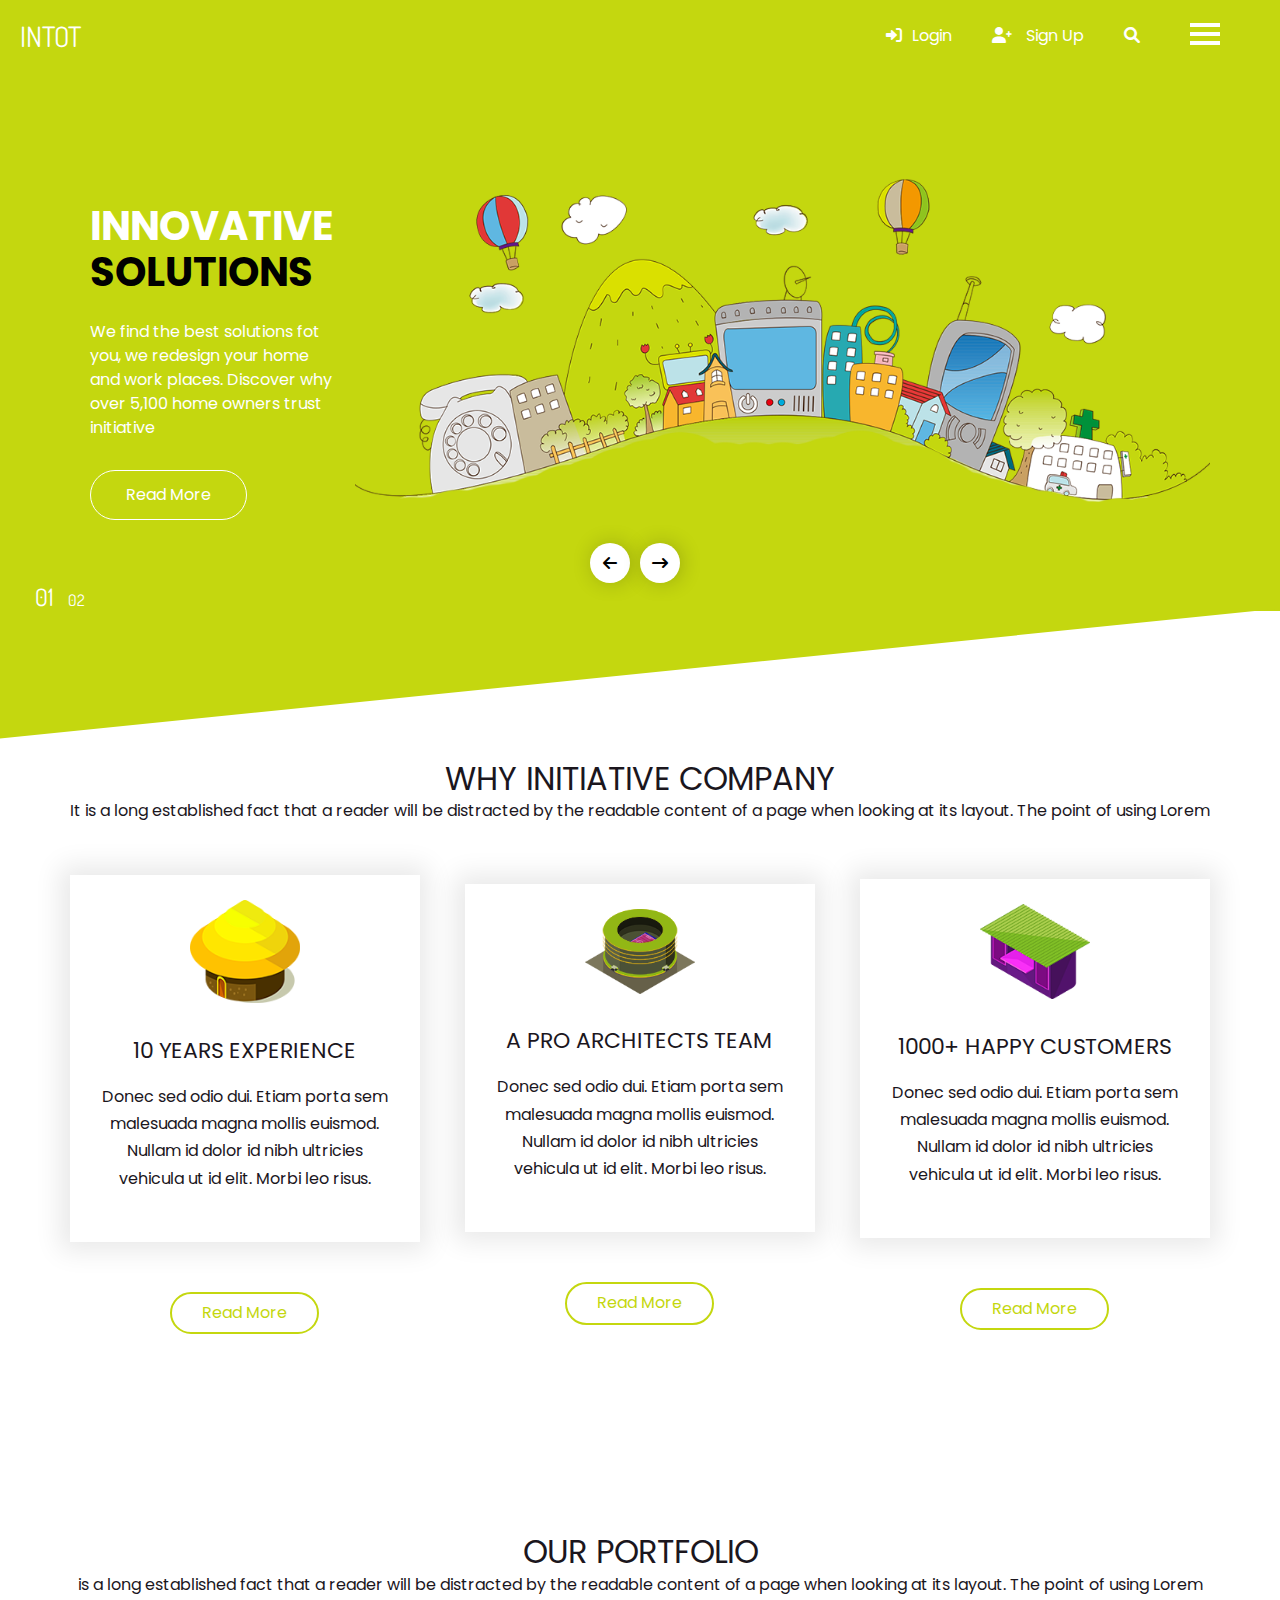
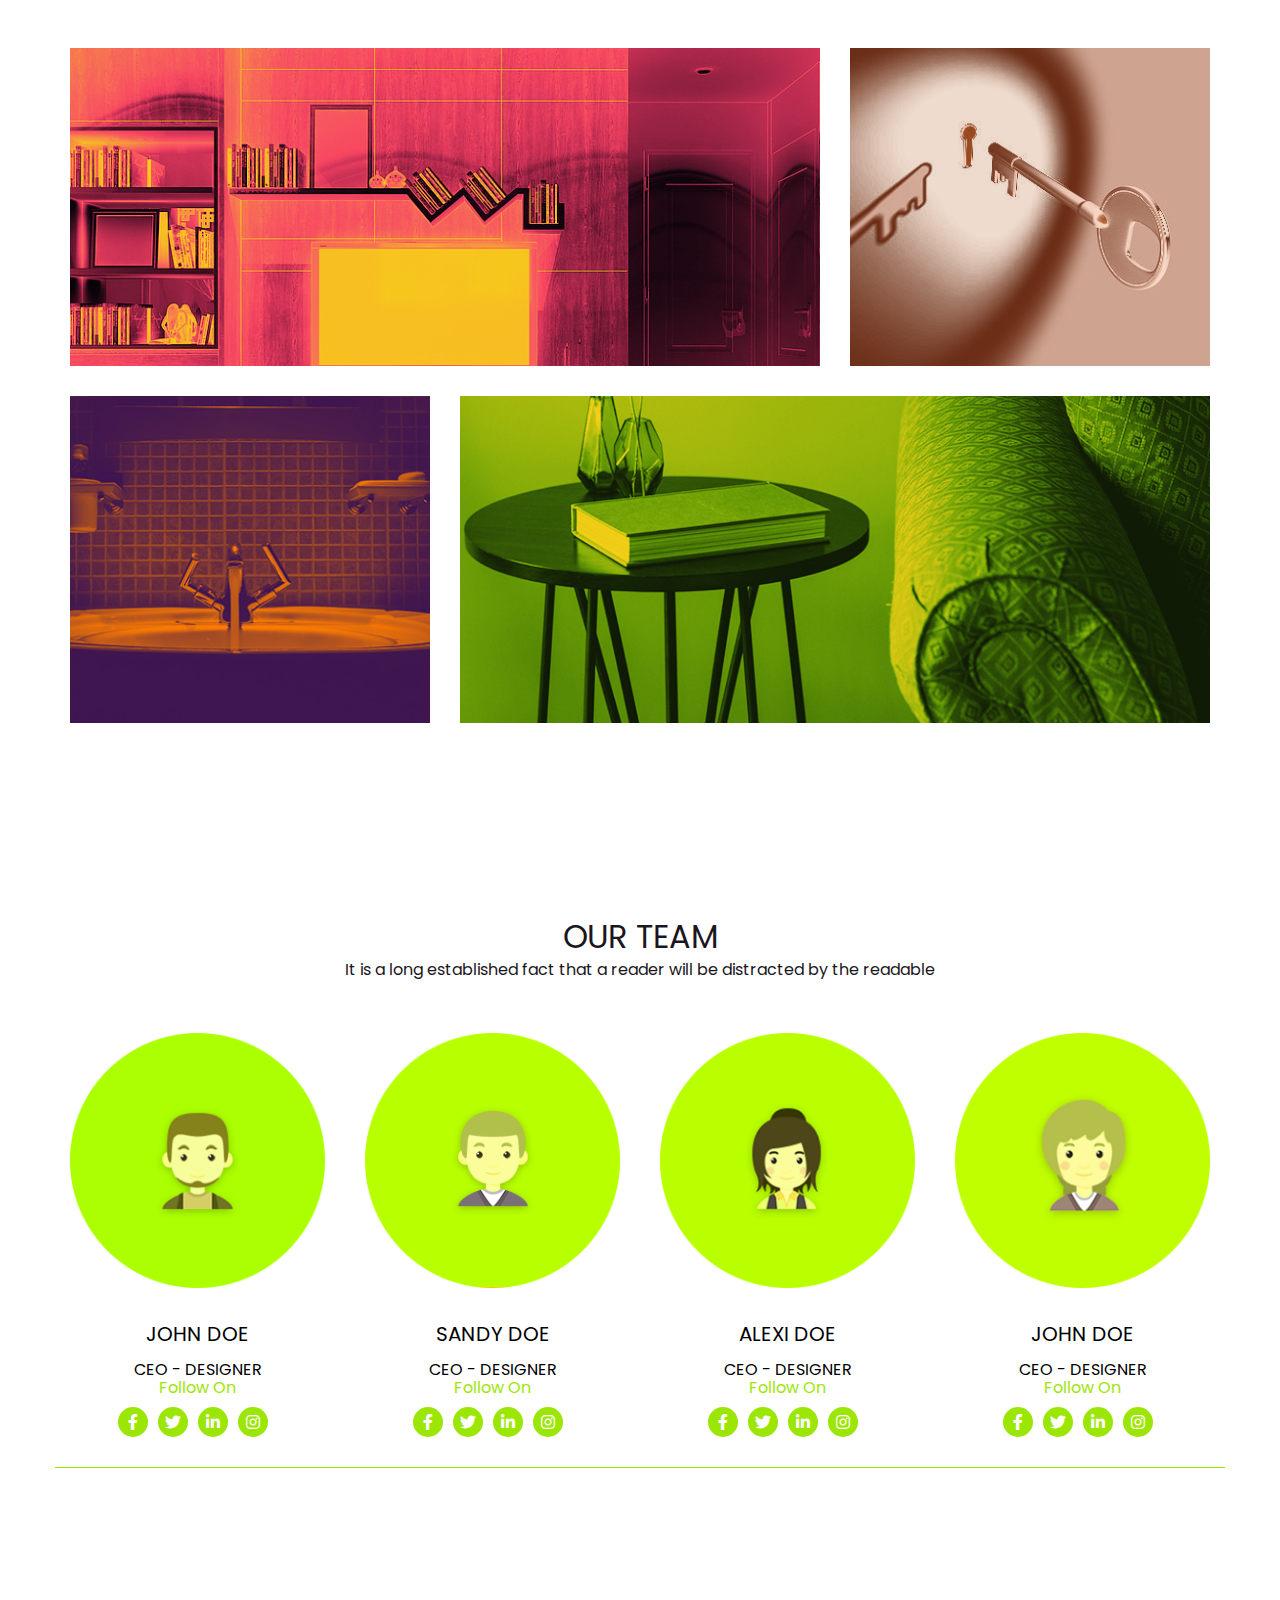
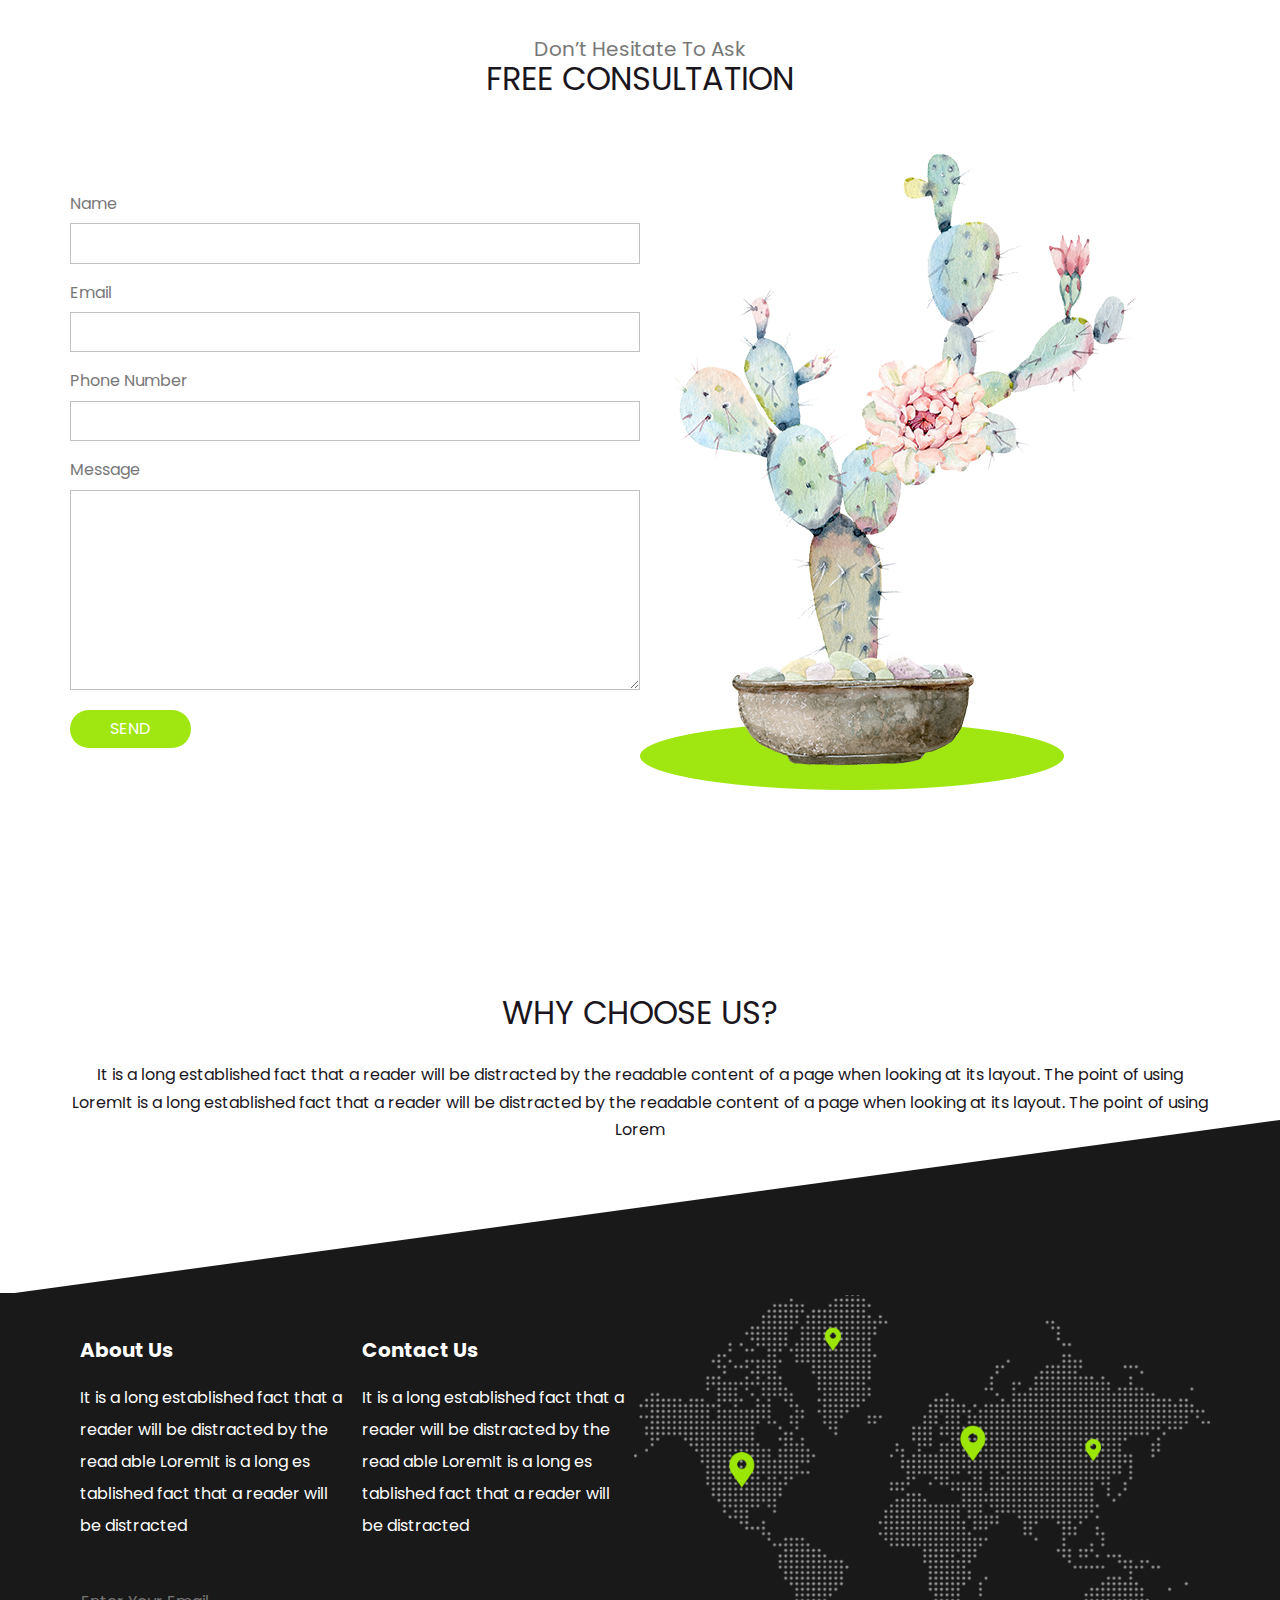
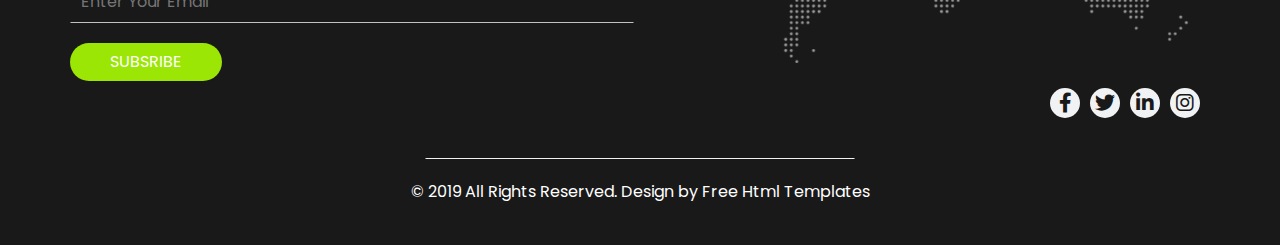
<file: index.html>
<!DOCTYPE html>
<html lang="en">

<head>
    <meta charset="UTF-8">
    <meta http-equiv="X-UA-Compatible" content="IE=edge">
    <meta name="viewport" content="width=device-width, initial-scale=1.0">
    <title>INTOT</title>
    <!-- Main CSS File -->
    <link rel="stylesheet" href="./css/main.css">
    <!-- Normalize File -->
    <link rel="stylesheet" href="./css/normalize.css">
    <!-- Font Awesome Lib -->
    <link rel="stylesheet" href="./css/all.min.css">
    <!-- Google Fonts -->
    <link rel="preconnect" href="https://fonts.googleapis.com">
    <link rel="preconnect" href="https://fonts.gstatic.com" crossorigin>
    <link href="https://fonts.googleapis.com/css2?family=Poppins:wght@100;200;300;400;500;600;700;800;900&display=swap"
        rel="stylesheet">
    <link href="https://fonts.googleapis.com/css2?family=Dosis&display=swap" rel="stylesheet">
    <!-- Tab Icon -->
    <link rel="shortcut icon" type="image/png" href="./photos/Tab-icon.png">
</head>

<body>
    <!-- Start Header -->
    <header>
        <div class="logo">
            <a href="./index.html">INTOT</a>
        </div>
        <nav>
            <div><i class="fa-solid fa-right-to-bracket"></i><span>Login</span></div>
            <div><i class="fa-solid fa-user-plus"></i> Sign Up</div>
            <div><i class="fa-solid fa-magnifying-glass"></i></div>
            <div>
                <span></span>
                <span></span>
                <span></span>
                <ul>
                    <li><a href="./index.html">Home</a></li>
                    <li><a href="./team.html">Team</a></li>
                    <li><a href="./portfolio.html">Portfolio</a></li>
                    <li><a href="./contact.html">Contact Us</a></li>
                </ul>
            </div>
        </nav>
    </header>
    <!-- End Header -->
    <!-- Start Landing -->
    <div class="landing">
        <div class="container">
            <div class="content">
                <div class="text">
                    <h1>INNOVATIVE <span>SOLUTIONS</span></h1>
                    <p>We find the best solutions fot you, we redesign your home and work places. Discover why over
                        5,100 home owners trust initiative </p>
                    <a href="#">read more</a>
                </div>
                <div class="image">
                    <img src="./photos/slider-img.png" alt="photo">
                </div>
                <div class="arrows">
                    <div class="arrow">
                        <i class="fa-solid fa-arrow-left"></i>
                    </div>
                    <div class="arrow">
                        <i class="fa-solid fa-arrow-right-long"></i>
                    </div>
                </div>
            </div>
            <div class="number">
                <span>01</span>
                <span>02</span>
            </div>
        </div>
    </div>
    <!-- End Landing -->
    <!-- Start About -->
    <div class="about">
        <div class="container">
            <div class="main-title">
                <h2>WHY INITIATIVE COMPANY</h2>
                <p>It is a long established fact that a reader will be distracted by the readable content of a page when
                    looking at its layout. The point of using Lorem</p>
            </div>
            <div class="cont">
                <div class="main-card">
                    <div class="card">
                        <div class="image">
                            <img src="./photos/card-img-1.png" alt="photo">
                        </div>
                        <h4>10 YEARS EXPERIENCE</h4>
                        <p>Donec sed odio dui. Etiam porta sem malesuada magna mollis euismod. Nullam id dolor id nibh
                            ultricies vehicula ut id elit. Morbi leo risus.</p>
                    </div>
                    <a href="#">Read More</a>
                </div>
                <div class="main-card">
                    <div class="card">
                        <div class="image">
                            <img src="./photos/card-img-2.png" alt="photo">
                        </div>
                        <h4>A PRO ARCHITECTS TEAM</h4>
                        <p>Donec sed odio dui. Etiam porta sem malesuada magna mollis euismod. Nullam id dolor id nibh
                            ultricies vehicula ut id elit. Morbi leo risus.</p>
                    </div>
                    <a href="#">Read More</a>
                </div>
                <div class="main-card">
                    <div class="card">
                        <div class="image">
                            <img src="./photos/card-img-3.png" alt="photo">
                        </div>
                        <h4>1000+ HAPPY CUSTOMERS</h4>
                        <p>Donec sed odio dui. Etiam porta sem malesuada magna mollis euismod. Nullam id dolor id nibh
                            ultricies vehicula ut id elit. Morbi leo risus.</p>
                    </div>
                    <a href="#">Read More</a>
                </div>
            </div>
        </div>
    </div>
    <!-- End About -->
    <!-- Start Portfolio -->
    <div class="protfolio">
        <div class="container">
            <div class="main-title">
                <h2>OUR PORTFOLIO</h2>
                <p> is a long established fact that a reader will be distracted by the readable content of a page when
                    looking at its layout. The point of using Lorem</p>
            </div>
            <div class="port-content">
                <div class="two-col">
                    <img src="./photos/portfolio-img-1.png" alt="photo">
                </div>
                <div class="image">
                    <img src="./photos/portfolio-img-2.jpg" alt="photo">
                </div>
                <div class="image">
                    <img src="./photos/portfolio-img-3.png" alt="photo">
                </div>
                <div class="two-col">
                    <img src="./photos/portfolio-img-4.png" alt="photo">
                </div>
            </div>
        </div>
    </div>
    <!-- End Portfolio -->
    <!-- Start Team -->
    <div class="team">
        <div class="container">
            <div class="main-title">
                <h2>OUR TEAM</h2>
                <p>It is a long established fact that a reader will be distracted by the readable</p>
            </div>
            <div class="team-cont">
                <div class="member">
                    <div class="img">
                        <img src="./photos/team-1.png" alt="photo">
                        <h5>JOHN DOE</h5>
                        <p>CEO - DESIGNER</p>
                        <h6>Follow On</h6>
                        <div class="socials">
                            <div class="icon"><i class="fa-brands fa-facebook-f"></i></div>
                            <div class="icon"><i class="fa-brands fa-twitter"></i></div>
                            <div class="icon"><i class="fa-brands fa-linkedin-in"></i></div>
                            <div class="icon"><i class="fa-brands fa-instagram"></i></div>
                        </div>
                    </div>
                </div>
                <div class="member">
                    <div class="img">
                        <img src="./photos/team-2.png" alt="photo">
                        <h5>SANDY DOE</h5>
                        <p>CEO - DESIGNER</p>
                        <h6>Follow On</h6>
                        <div class="socials">
                            <div class="icon"><i class="fa-brands fa-facebook-f"></i></div>
                            <div class="icon"><i class="fa-brands fa-twitter"></i></div>
                            <div class="icon"><i class="fa-brands fa-linkedin-in"></i></div>
                            <div class="icon"><i class="fa-brands fa-instagram"></i></div>
                        </div>
                    </div>
                </div>
                <div class="member">
                    <div class="img">
                        <img src="./photos/team-3.png" alt="photo">
                        <h5>ALEXI DOE</h5>
                        <p>CEO - DESIGNER</p>
                        <h6>Follow On</h6>
                        <div class="socials">
                            <div class="icon"><i class="fa-brands fa-facebook-f"></i></div>
                            <div class="icon"><i class="fa-brands fa-twitter"></i></div>
                            <div class="icon"><i class="fa-brands fa-linkedin-in"></i></div>
                            <div class="icon"><i class="fa-brands fa-instagram"></i></div>
                        </div>
                    </div>
                </div>
                <div class="member">
                    <div class="img">
                        <img src="./photos/team-4.png" alt="photo">
                        <h5>JOHN DOE</h5>
                        <p>CEO - DESIGNER</p>
                        <h6>Follow On</h6>
                        <div class="socials">
                            <div class="icon"><i class="fa-brands fa-facebook-f"></i></div>
                            <div class="icon"><i class="fa-brands fa-twitter"></i></div>
                            <div class="icon"><i class="fa-brands fa-linkedin-in"></i></div>
                            <div class="icon"><i class="fa-brands fa-instagram"></i></div>
                        </div>
                    </div>
                </div>
            </div>
        </div>
    </div>
    <!-- End Team -->
    <!-- Start Contact -->
    <div class="contact">
        <div class="container">
            <div class="title">
                <p>Don’t Hesitate To Ask</p>
                <h2>FREE CONSULTATION</h2>
            </div>
            <div class="cont">
                <form action="">
                    <label for="">Name</label>
                    <input type="text">
                    <label for="">Email</label>
                    <input type="email">
                    <label for="">Phone Number</label>
                    <input type="tel">
                    <label for="">Message</label>
                    <textarea></textarea>
                    <button>send</button>
                </form>
                <div class="image">
                    <img src="./photos/form-img.png" alt="photo">
                </div>
            </div>
        </div>
    </div>
    <!-- End Contact -->
    <!-- Start Choose us -->
    <div class="choose">
        <div class="container">
            <div class="main-title">
                <h2>WHY CHOOSE US?</h2>
                <p>It is a long established fact that a reader will be distracted by the readable content of a page when
                    looking at its layout. The point of using LoremIt is a long established fact that a reader will be
                    distracted by the readable content of a page when looking at its layout. The point of using Lorem
                </p>
            </div>
        </div>
    </div>
    <!-- End Choose us -->
    <!-- Start Footer -->
    <footer>
        <div class="container">
            <div class="up-section">
                <div class="text">
                    <div class="prag">
                        <div>
                            <h5>About Us</h5>
                            <p>It is a long established
                                fact that a reader will be
                                distracted by the read
                                able LoremIt is a long es
                                tablished fact that a
                                reader will be distracted</p>
                        </div>
                        <div>
                            <h5>Contact Us</h5>
                            <p>It is a long established
                                fact that a reader will be
                                distracted by the read
                                able LoremIt is a long es
                                tablished fact that a
                                reader will be distracted</p>
                        </div>
                    </div>
                    <input type="email" placeholder="Enter Your Email">
                    <button>subsribe</button>
                </div>
                <div class="image">
                    <img src="./photos/map.png" alt="map">
                    <div class="socials">
                        <div class="icon"><i class="fa-brands fa-facebook-f"></i></div>
                        <div class="icon"><i class="fa-brands fa-twitter"></i></div>
                        <div class="icon"><i class="fa-brands fa-linkedin-in"></i></div>
                        <div class="icon"><i class="fa-brands fa-instagram"></i></div>
                    </div>
                </div>
            </div>
            <div class="down-section">
                <p>© 2019 All Rights Reserved. Design by Free Html Templates</p>
            </div>
        </div>
    </footer>
    <!-- End Footer -->
</body>

</html>
</file>
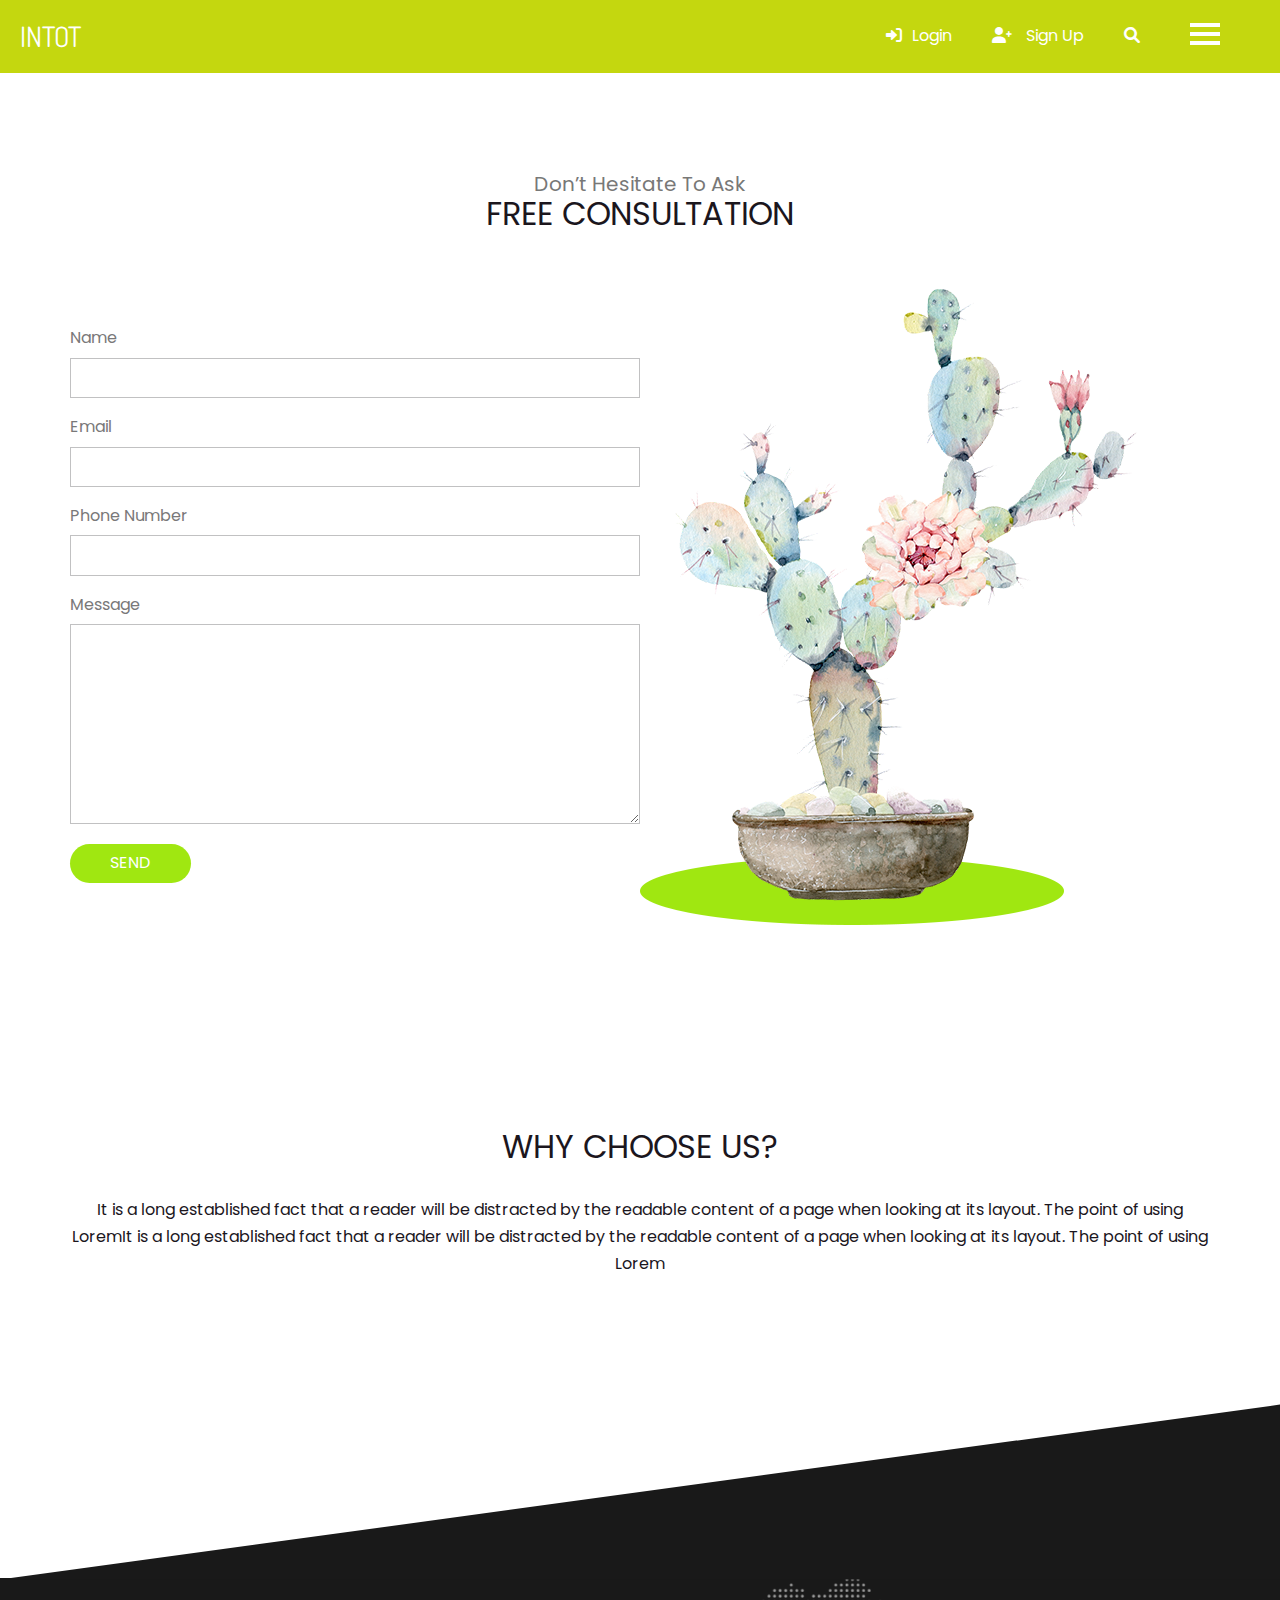
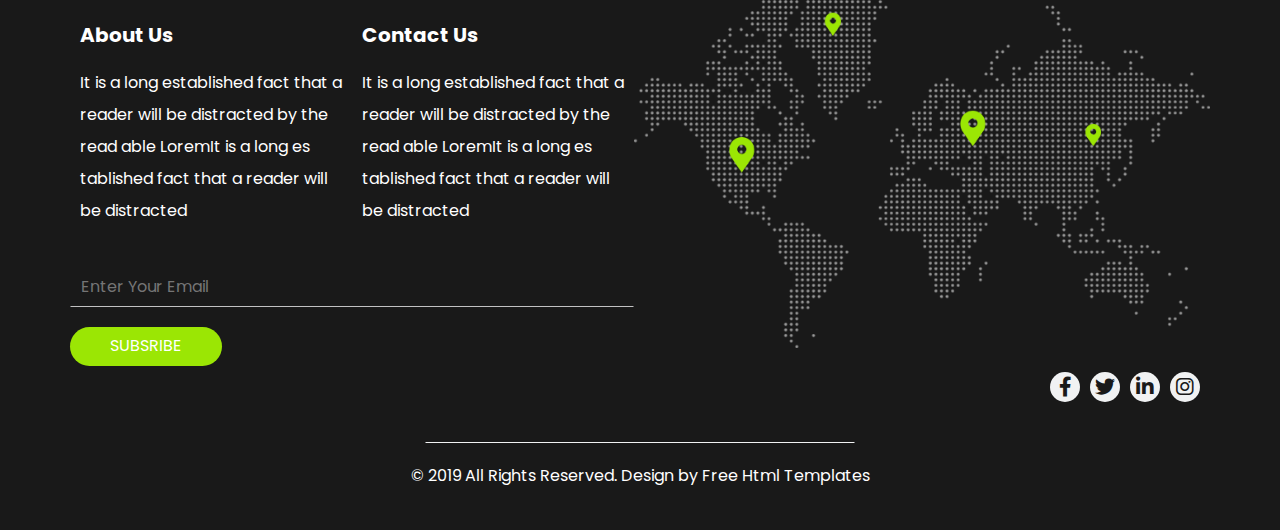
<file: contact.html>
<!DOCTYPE html>
<html lang="en">

<head>
    <meta charset="UTF-8">
    <meta http-equiv="X-UA-Compatible" content="IE=edge">
    <meta name="viewport" content="width=device-width, initial-scale=1.0">
    <title>INTOT</title>
    <!-- Main CSS File -->
    <link rel="stylesheet" href="./css/main.css">
    <!-- Normalize File -->
    <link rel="stylesheet" href="./css/normalize.css">
    <!-- Font Awesome Lib -->
    <link rel="stylesheet" href="./css/all.min.css">
    <!-- Google Fonts -->
    <link rel="preconnect" href="https://fonts.googleapis.com">
    <link rel="preconnect" href="https://fonts.gstatic.com" crossorigin>
    <link href="https://fonts.googleapis.com/css2?family=Poppins:wght@100;200;300;400;500;600;700;800;900&display=swap"
        rel="stylesheet">
    <link href="https://fonts.googleapis.com/css2?family=Dosis&display=swap" rel="stylesheet">
    <!-- Tab Icon -->
    <link rel="shortcut icon" type="image/png" href="./photos/Tab-icon.png">
</head>

<body>
    <!-- Start Header -->
    <header>
        <div class="logo">
            <a href="./index.html">INTOT</a>
        </div>
        <nav>
            <div><i class="fa-solid fa-right-to-bracket"></i><span>Login</span></div>
            <div><i class="fa-solid fa-user-plus"></i> Sign Up</div>
            <div><i class="fa-solid fa-magnifying-glass"></i></div>
            <div>
                <span></span>
                <span></span>
                <span></span>
                <ul>
                    <li><a href="./index.html">Home</a></li>
                    <li><a href="./team.html">Team</a></li>
                    <li><a href="./portfolio.html">Portfolio</a></li>
                    <li><a href="./contact.html">Contact Us</a></li>
                </ul>
            </div>
        </nav>
    </header>
    <!-- End Header -->
    <!-- Start Contact -->
    <div class="contact">
        <div class="container">
            <div class="title">
                <p>Don’t Hesitate To Ask</p>
                <h2>FREE CONSULTATION</h2>
            </div>
            <div class="cont">
                <form action="">
                    <label for="">Name</label>
                    <input type="text">
                    <label for="">Email</label>
                    <input type="email">
                    <label for="">Phone Number</label>
                    <input type="tel">
                    <label for="">Message</label>
                    <textarea></textarea>
                    <button>send</button>
                </form>
                <div class="image">
                    <img src="./photos/form-img.png" alt="photo">
                </div>
            </div>
        </div>
    </div>
    <!-- End Contact -->
    <!-- Start Choose us -->
    <div class="choose">
        <div class="container">
            <div class="main-title">
                <h2>WHY CHOOSE US?</h2>
                <p>It is a long established fact that a reader will be distracted by the readable content of a page when
                    looking at its layout. The point of using LoremIt is a long established fact that a reader will be
                    distracted by the readable content of a page when looking at its layout. The point of using Lorem
                </p>
            </div>
        </div>
    </div>
    <!-- End Choose us -->
    <!-- Start Footer -->
    <footer class="sub-page">
        <div class="container">
            <div class="up-section">
                <div class="text">
                    <div class="prag">
                        <div>
                            <h5>About Us</h5>
                            <p>It is a long established
                                fact that a reader will be
                                distracted by the read
                                able LoremIt is a long es
                                tablished fact that a
                                reader will be distracted</p>
                        </div>
                        <div>
                            <h5>Contact Us</h5>
                            <p>It is a long established
                                fact that a reader will be
                                distracted by the read
                                able LoremIt is a long es
                                tablished fact that a
                                reader will be distracted</p>
                        </div>
                    </div>
                    <input type="email" placeholder="Enter Your Email">
                    <button>subsribe</button>
                </div>
                <div class="image">
                    <img src="./photos/map.png" alt="map">
                    <div class="socials">
                        <div class="icon"><i class="fa-brands fa-facebook-f"></i></div>
                        <div class="icon"><i class="fa-brands fa-twitter"></i></div>
                        <div class="icon"><i class="fa-brands fa-linkedin-in"></i></div>
                        <div class="icon"><i class="fa-brands fa-instagram"></i></div>
                    </div>
                </div>
            </div>
            <div class="down-section">
                <p>© 2019 All Rights Reserved. Design by Free Html Templates</p>
            </div>
        </div>
    </footer>
    <!-- End Footer -->
</body>

</html>
</file>
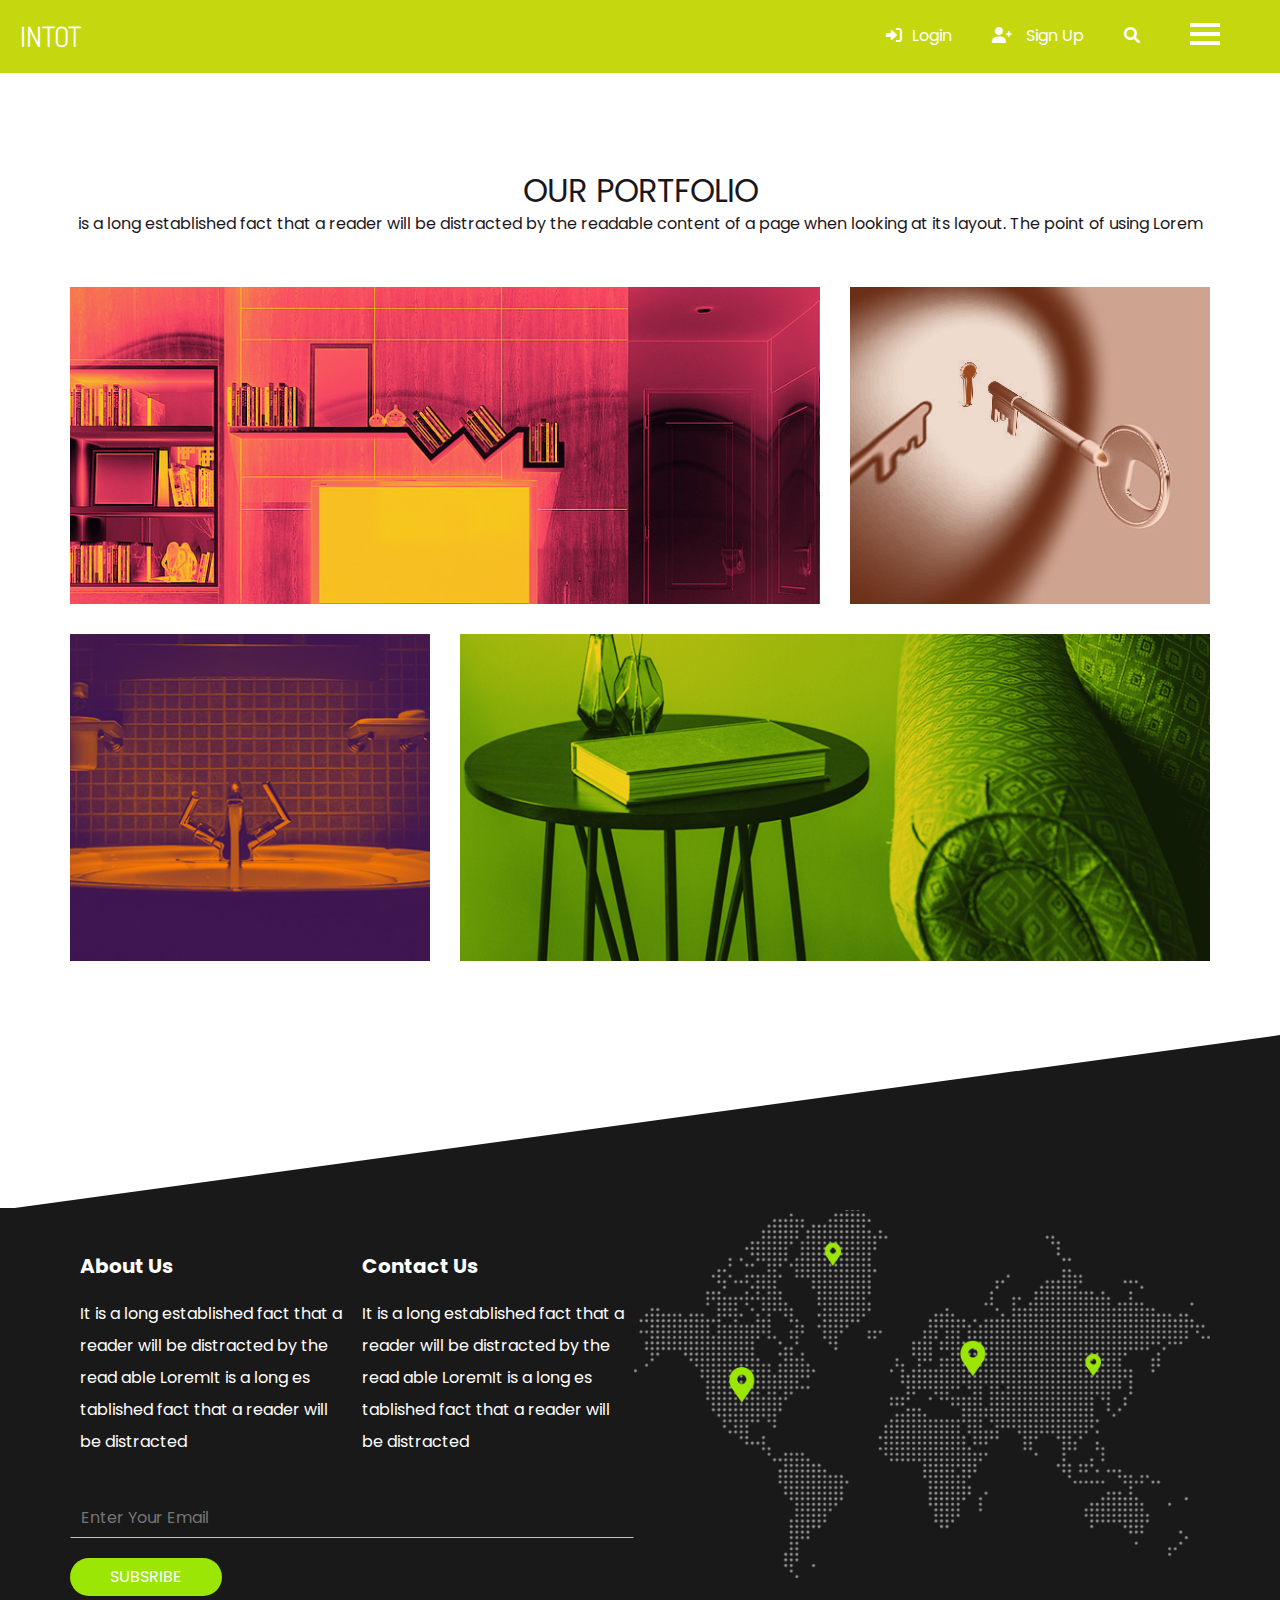
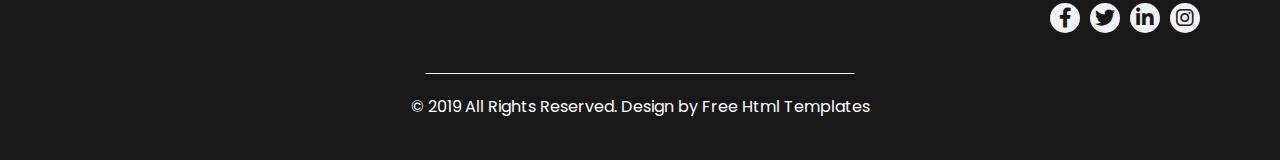
<file: portfolio.html>
<!DOCTYPE html>
<html lang="en">

<head>
    <meta charset="UTF-8">
    <meta http-equiv="X-UA-Compatible" content="IE=edge">
    <meta name="viewport" content="width=device-width, initial-scale=1.0">
    <title>INTOT</title>
    <!-- Main CSS File -->
    <link rel="stylesheet" href="./css/main.css">
    <!-- Normalize File -->
    <link rel="stylesheet" href="./css/normalize.css">
    <!-- Font Awesome Lib -->
    <link rel="stylesheet" href="./css/all.min.css">
    <!-- Google Fonts -->
    <link rel="preconnect" href="https://fonts.googleapis.com">
    <link rel="preconnect" href="https://fonts.gstatic.com" crossorigin>
    <link href="https://fonts.googleapis.com/css2?family=Poppins:wght@100;200;300;400;500;600;700;800;900&display=swap"
        rel="stylesheet">
    <link href="https://fonts.googleapis.com/css2?family=Dosis&display=swap" rel="stylesheet">
    <!-- Tab Icon -->
    <link rel="shortcut icon" type="image/png" href="./photos/Tab-icon.png">
</head>

<body>
    <!-- Start Header -->
    <header>
        <div class="logo">
            <a href="./index.html">INTOT</a>
        </div>
        <nav>
            <div><i class="fa-solid fa-right-to-bracket"></i><span>Login</span></div>
            <div><i class="fa-solid fa-user-plus"></i> Sign Up</div>
            <div><i class="fa-solid fa-magnifying-glass"></i></div>
            <div>
                <span></span>
                <span></span>
                <span></span>
                <ul>
                    <li><a href="./index.html">Home</a></li>
                    <li><a href="./team.html">Team</a></li>
                    <li><a href="./portfolio.html">Portfolio</a></li>
                    <li><a href="./contact.html">Contact Us</a></li>
                </ul>
            </div>
        </nav>
    </header>
    <!-- End Header -->
    <!-- Start Portfolio -->
    <div class="protfolio">
        <div class="container">
            <div class="main-title">
                <h2>OUR PORTFOLIO</h2>
                <p> is a long established fact that a reader will be distracted by the readable content of a page when
                    looking at its layout. The point of using Lorem</p>
            </div>
            <div class="port-content">
                <div class="two-col">
                    <img src="./photos/portfolio-img-1.png" alt="photo">
                </div>
                <div class="image">
                    <img src="./photos/portfolio-img-2.jpg" alt="photo">
                </div>
                <div class="image">
                    <img src="./photos/portfolio-img-3.png" alt="photo">
                </div>
                <div class="two-col">
                    <img src="./photos/portfolio-img-4.png" alt="photo">
                </div>
            </div>
        </div>
    </div>
    <!-- End Portfolio -->
    <!-- Start Footer -->
    <footer class="sub-page">
        <div class="container">
            <div class="up-section">
                <div class="text">
                    <div class="prag">
                        <div>
                            <h5>About Us</h5>
                            <p>It is a long established
                                fact that a reader will be
                                distracted by the read
                                able LoremIt is a long es
                                tablished fact that a
                                reader will be distracted</p>
                        </div>
                        <div>
                            <h5>Contact Us</h5>
                            <p>It is a long established
                                fact that a reader will be
                                distracted by the read
                                able LoremIt is a long es
                                tablished fact that a
                                reader will be distracted</p>
                        </div>
                    </div>
                    <input type="email" placeholder="Enter Your Email">
                    <button>subsribe</button>
                </div>
                <div class="image">
                    <img src="./photos/map.png" alt="map">
                    <div class="socials">
                        <div class="icon"><i class="fa-brands fa-facebook-f"></i></div>
                        <div class="icon"><i class="fa-brands fa-twitter"></i></div>
                        <div class="icon"><i class="fa-brands fa-linkedin-in"></i></div>
                        <div class="icon"><i class="fa-brands fa-instagram"></i></div>
                    </div>
                </div>
            </div>
            <div class="down-section">
                <p>© 2019 All Rights Reserved. Design by Free Html Templates</p>
            </div>
        </div>
    </footer>
    <!-- End Footer -->
</body>

</html>
</file>
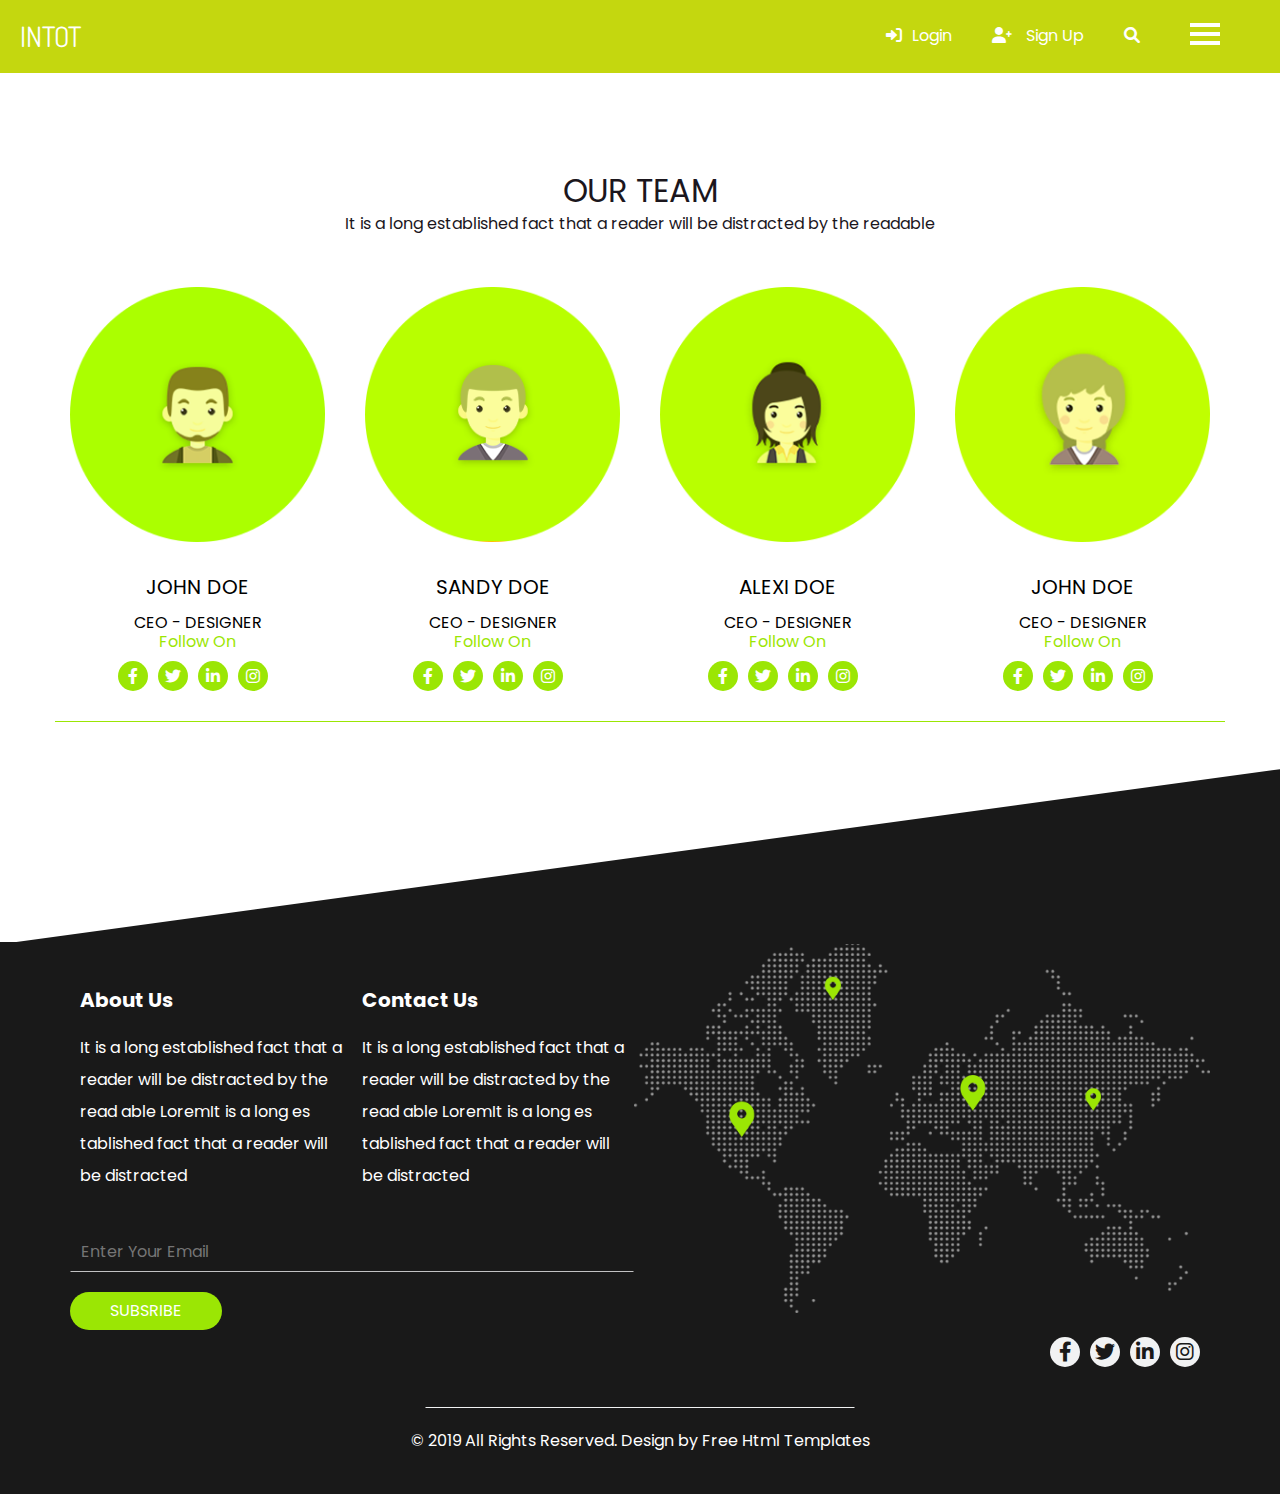
<file: team.html>
<!DOCTYPE html>
<html lang="en">

<head>
    <meta charset="UTF-8">
    <meta http-equiv="X-UA-Compatible" content="IE=edge">
    <meta name="viewport" content="width=device-width, initial-scale=1.0">
    <title>INTOT</title>
    <!-- Main CSS File -->
    <link rel="stylesheet" href="./css/main.css">
    <!-- Normalize File -->
    <link rel="stylesheet" href="./css/normalize.css">
    <!-- Font Awesome Lib -->
    <link rel="stylesheet" href="./css/all.min.css">
    <!-- Google Fonts -->
    <link rel="preconnect" href="https://fonts.googleapis.com">
    <link rel="preconnect" href="https://fonts.gstatic.com" crossorigin>
    <link href="https://fonts.googleapis.com/css2?family=Poppins:wght@100;200;300;400;500;600;700;800;900&display=swap"
        rel="stylesheet">
    <link href="https://fonts.googleapis.com/css2?family=Dosis&display=swap" rel="stylesheet">
    <!-- Tab Icon -->
    <link rel="shortcut icon" type="image/png" href="./photos/Tab-icon.png">
</head>

<body>
    <!-- Start Header -->
    <header>
        <div class="logo">
            <a href="./index.html">INTOT</a>
        </div>
        <nav>
            <div><i class="fa-solid fa-right-to-bracket"></i><span>Login</span></div>
            <div><i class="fa-solid fa-user-plus"></i> Sign Up</div>
            <div><i class="fa-solid fa-magnifying-glass"></i></div>
            <div>
                <span></span>
                <span></span>
                <span></span>
                <ul>
                    <li><a href="./index.html">Home</a></li>
                    <li><a href="./team.html">Team</a></li>
                    <li><a href="./portfolio.html">Portfolio</a></li>
                    <li><a href="./contact.html">Contact Us</a></li>
                </ul>
            </div>
        </nav>
    </header>
    <!-- End Header -->
    <!-- Start Team -->
    <div class="team">
        <div class="container">
            <div class="main-title">
                <h2>OUR TEAM</h2>
                <p>It is a long established fact that a reader will be distracted by the readable</p>
            </div>
            <div class="team-cont">
                <div class="member">
                    <div class="img">
                        <img src="./photos/team-1.png" alt="photo">
                        <h5>JOHN DOE</h5>
                        <p>CEO - DESIGNER</p>
                        <h6>Follow On</h6>
                        <div class="socials">
                            <div class="icon"><i class="fa-brands fa-facebook-f"></i></div>
                            <div class="icon"><i class="fa-brands fa-twitter"></i></div>
                            <div class="icon"><i class="fa-brands fa-linkedin-in"></i></div>
                            <div class="icon"><i class="fa-brands fa-instagram"></i></div>
                        </div>
                    </div>
                </div>
                <div class="member">
                    <div class="img">
                        <img src="./photos/team-2.png" alt="photo">
                        <h5>SANDY DOE</h5>
                        <p>CEO - DESIGNER</p>
                        <h6>Follow On</h6>
                        <div class="socials">
                            <div class="icon"><i class="fa-brands fa-facebook-f"></i></div>
                            <div class="icon"><i class="fa-brands fa-twitter"></i></div>
                            <div class="icon"><i class="fa-brands fa-linkedin-in"></i></div>
                            <div class="icon"><i class="fa-brands fa-instagram"></i></div>
                        </div>
                    </div>
                </div>
                <div class="member">
                    <div class="img">
                        <img src="./photos/team-3.png" alt="photo">
                        <h5>ALEXI DOE</h5>
                        <p>CEO - DESIGNER</p>
                        <h6>Follow On</h6>
                        <div class="socials">
                            <div class="icon"><i class="fa-brands fa-facebook-f"></i></div>
                            <div class="icon"><i class="fa-brands fa-twitter"></i></div>
                            <div class="icon"><i class="fa-brands fa-linkedin-in"></i></div>
                            <div class="icon"><i class="fa-brands fa-instagram"></i></div>
                        </div>
                    </div>
                </div>
                <div class="member">
                    <div class="img">
                        <img src="./photos/team-4.png" alt="photo">
                        <h5>JOHN DOE</h5>
                        <p>CEO - DESIGNER</p>
                        <h6>Follow On</h6>
                        <div class="socials">
                            <div class="icon"><i class="fa-brands fa-facebook-f"></i></div>
                            <div class="icon"><i class="fa-brands fa-twitter"></i></div>
                            <div class="icon"><i class="fa-brands fa-linkedin-in"></i></div>
                            <div class="icon"><i class="fa-brands fa-instagram"></i></div>
                        </div>
                    </div>
                </div>
            </div>
        </div>
    </div>
    <!-- End Team -->
    <!-- Start Footer -->
    <footer class="sub-page">
        <div class="container">
            <div class="up-section">
                <div class="text">
                    <div class="prag">
                        <div>
                            <h5>About Us</h5>
                            <p>It is a long established
                                fact that a reader will be
                                distracted by the read
                                able LoremIt is a long es
                                tablished fact that a
                                reader will be distracted</p>
                        </div>
                        <div>
                            <h5>Contact Us</h5>
                            <p>It is a long established
                                fact that a reader will be
                                distracted by the read
                                able LoremIt is a long es
                                tablished fact that a
                                reader will be distracted</p>
                        </div>
                    </div>
                    <input type="email" placeholder="Enter Your Email">
                    <button>subsribe</button>
                </div>
                <div class="image">
                    <img src="./photos/map.png" alt="map">
                    <div class="socials">
                        <div class="icon"><i class="fa-brands fa-facebook-f"></i></div>
                        <div class="icon"><i class="fa-brands fa-twitter"></i></div>
                        <div class="icon"><i class="fa-brands fa-linkedin-in"></i></div>
                        <div class="icon"><i class="fa-brands fa-instagram"></i></div>
                    </div>
                </div>
            </div>
            <div class="down-section">
                <p>© 2019 All Rights Reserved. Design by Free Html Templates</p>
            </div>
        </div>
    </footer>
    <!-- End Footer -->
</body>

</html>
</file>
<file: css/main.css>
/* Start Variables */

:root {
    --trans-dur: 0.3s;
    --para-color: #1b161d;
    --Section-pad: 100px;
}

/* End Variables */

/* Start Global Rules */

* {
    box-sizing: border-box;
    margin: 0;
    padding: 0;
}

html {
    scroll-behavior: smooth;
}

body {
    font-family: 'Poppins', sans-serif;
}

a {
    text-decoration: none;
}

ul {
    list-style: none;
    padding: 0;
    margin: 0;
}

.container {
    margin: auto;
    padding-left: 15px;
    padding-right: 15px;
    margin-left: auto;
    margin-right: auto;
}

@media (min-width: 768px) {
    .container {
        width: 750px;
    }
}

@media (min-width: 992px) {
    .container {
        width: 970px;
    }
}

@media (min-width: 1200px) {
    .container {
        width: 1170px;
    }
}

/* End Global Rules */

/* Start Component */

.main-title {
    text-align: center;
    margin-bottom: 50px;
    color: var(--para-color, #1b161d);
}

.main-title h2 {
    font-size: 32px;
    font-weight: normal;
}

.main-title p {
    line-height: 1.7;
}

/* End Component */

/* Start Header */

header {
    background-color: #c4d70f;
    display: flex;
    justify-content: space-between;
    align-items: center;
    padding: 20px;
    height: 73px;
}

header .logo a {
    color: white;
    font-size: 28px;
    font-family: 'Dosis', sans-serif;
}

header nav {
    display: flex;
    justify-content: center;
    align-items: center;
}

header nav div {
    margin-right: 40px;
    cursor: pointer;
    color: white;
}

header nav div:last-of-type {
    width: 30px;
    position: relative;
    transition: var(--trans-dur, 0.3s);
    -webkit-transition: var(--trans-dur, 0.3s);
    -moz-transition: var(--trans-dur, 0.3s);
    -ms-transition: var(--trans-dur, 0.3s);
    -o-transition: var(--trans-dur, 0.3s);
}

@media (max-width: 768px) {
    header nav div:last-of-type {
        margin-right: 0;
    }
}

header nav div:last-of-type ul {
    position: absolute;
    top: 40px;
    left: -70px;
    background-color: #9E9E9E;
    display: none;
    z-index: 2;
}

@media (max-width: 768px) {
    header nav div:last-of-type ul {
        left: -90px;
    }
}

header nav div:last-of-type:hover ul {
    display: block;
}

header nav div:last-of-type ul::before {
    content: "";
    position: absolute;
    top: -30px;
    left: 70px;
    border-width: 15px;
    border-style: solid;
    border-color: transparent transparent #9E9E9E transparent;
}

@media (max-width: 768px) {
    header nav div:last-of-type ul::before {
        left: 90px;
    }
}

header nav div:last-of-type ul li a {
    display: block;
    padding: 10px 20px;
    color: #c4d70f;
    transition: var(--trans-dur, 0.3s);
    -webkit-transition: var(--trans-dur, 0.3s);
    -moz-transition: var(--trans-dur, 0.3s);
    -ms-transition: var(--trans-dur, 0.3s);
    -o-transition: var(--trans-dur, 0.3s);
    text-transform: uppercase;
}

header nav div:last-of-type ul li a:hover {
    color: white;

}


@media (max-width: 991px) {
    header nav div:not(div:last-of-type) {
        display: none;
    }
}

header nav div:last-of-type span {
    display: block;
    margin-bottom: 5px;
    width: 100%;
    height: 4px;
    background-color: white;
}

header nav div i {
    margin-right: 10px;
}

/* End Header */

/* Start Landing */

.landing {
    background-color: #c4d70f;
    position: relative;
}

.landing::after {
    content: "";
    position: absolute;
    bottom: 2px;
    left: 0;
    width: 100%;
    height: 130px;
    clip-path: polygon(100% 0, 0 0, 0 100%);
    background-color: #c4d70f;
    transform: translateY(100%);
    -webkit-transform: translateY(100%);
    -moz-transform: translateY(100%);
    -ms-transform: translateY(100%);
    -o-transform: translateY(100%);
}

.landing .container .content {
    display: flex;
    justify-content: center;
    align-items: center;
    position: relative;
}

@media (max-width: 768px) {
    .landing .container .content {
        flex-direction: column;
    }
}

.landing .container .content .text {
    flex-basis: 25%;
    color: white;
    padding: 50px 20px 10px;
}

.landing .container .content .text h1 {
    margin-bottom: 25px;
    font-size: 40px;
    width: 50%;
}

.landing .container .content .text h1 span {
    color: black;
    display: inline-block;
}

.landing .container .content .text p {
    line-height: 1.5;
    margin-bottom: 30px;
}

.landing .container .content .text a {
    border: 1px solid white;
    display: block;
    width: fit-content;
    border-radius: 40px;
    padding: 15px 35px;
    color: white;
    text-transform: capitalize;
}

.landing .container .content .text a:hover {
    background-color: white;
    color: black;
}

.landing .container .content .image {
    flex-basis: 75%;
}

.landing .container .content .image img {
    max-width: 100%;
}

.landing .container .content .arrows {
    position: absolute;
    bottom: 0;
    left: 50%;
    transform: translateX(-50%);
    -webkit-transform: translateX(-50%);
    -moz-transform: translateX(-50%);
    -ms-transform: translateX(-50%);
    -o-transform: translateX(-50%);
    display: flex;
    justify-content: center;
    align-items: center;
}

.landing .container .content .arrows .arrow {
    background-color: white;
    margin-right: 10px;
    width: 40px;
    height: 40px;
    display: flex;
    justify-content: center;
    align-items: center;
    border-radius: 50%;
    -webkit-border-radius: 50%;
    -moz-border-radius: 50%;
    -ms-border-radius: 50%;
    -o-border-radius: 50%;
    cursor: pointer;
    box-shadow: 2px 0px 23px -4px rgb(0 0 0 / 32%);
}

.landing .container .content .arrows .arrow:hover {
    background-color: black;
    color: white;
}

.landing .container .number {
    margin-left: -35px;
}

@media (max-width: 768px) {
    .landing .container .number {
        margin-left: 0;
    }
}

.landing .container .number span {
    color: white;
    font-family: 'Dosis', sans-serif;
    cursor: pointer;
}

.landing .container .number span:first-of-type {
    font-size: 24px;
    margin-right: 10px;
}

/* End Landing */

/* Start About */

.about {
    padding-top: var(--Section-pad, 100px);
    padding-bottom: var(--Section-pad, 100px);
    margin-top: 50px;
}

.about .container .cont {
    display: flex;
    flex-wrap: wrap;
    justify-content: space-between;
    align-items: center;
}

.about .container .cont .main-card {
    flex-basis: calc((100% / 3 - 30px));
    text-align: center;
    color: var(--para-color, #1b161d);
}

@media (max-width: 991px) {
    .about .container .cont .main-card {
        flex-basis: calc((100% / 2) - 30px);
        margin-bottom: 50px;
    }
}

@media (max-width: 768px) {
    .about .container .cont .main-card {
        flex-basis: 90%;
        margin: 0 auto 50px;
    }
}

@media (max-width: 576px) {
    .about .container .cont .main-card {
        flex-basis: 100%;
    }
}

@media (max-width: 991px) {
    .about .container .cont .main-card:last-of-type {
        margin: 0 auto;
    }
}

.about .container .cont .main-card .card {
    box-shadow: -1px 0px 25px 9px rgb(0 0 0 / 9%);
    padding: 25px 25px 50px;
    margin-bottom: 50px;
}

.about .container .cont .main-card .card .image {
    margin-bottom: 30px;
}

.about .container .cont .main-card .card .image img {
    width: 110px;
}

.about .container .cont .main-card .card h4 {
    font-size: 22px;
    font-weight: normal;
    margin-bottom: 20px;
}

.about .container .cont .main-card .card p {
    line-height: 1.7;
}

.about .container .cont .main-card a {
    display: block;
    margin: 0 auto;
    width: fit-content;
    padding: 10px 30px;
    border-radius: 40px;
    -webkit-border-radius: 40px;
    -moz-border-radius: 40px;
    -ms-border-radius: 40px;
    -o-border-radius: 40px;
    border: 2px solid #c4d70f;
    color: #c4d70f;
}

.about .container .cont .main-card a:hover {
    background-color: #c4d70f;
    color: white;
}

/* End About */

/* Start Portfolio */

.protfolio {
    padding-top: var(--Section-pad, 100px);
    padding-bottom: var(--Section-pad, 100px);
}

.protfolio .container .port-content {
    display: grid;
    grid-template-areas: "one one two"
        "three four four";
    gap: 30px;
}

@media (max-width: 768px) {
    .protfolio .container .port-content {
        display: flex;
        flex-wrap: wrap;
        justify-content: center;
        align-items: center;
    }
}

@media (max-width: 768px) {
    .protfolio .container .port-content>div {
        flex-basis: 90%;
    }
}

.protfolio .container .port-content>div img {
    width: 100%;
    height: 100%;
}

.protfolio .container .port-content .two-col:first-of-type {
    grid-area: one;
}

.protfolio .container .port-content .two-col:last-of-type {
    grid-area: four;
}

/* End Portfolio */

/* Start Team */

.team {
    padding-top: var(--Section-pad, 100px);
    padding-bottom: 70px;
}

.team .container {
    padding-bottom: 30px;
    border-bottom: 1px solid #9be604;
}

.team .container .team-cont {
    display: grid;
    grid-template-columns: repeat(auto-fill, minmax(250px, 1fr));
    gap: 40px;
}

.team .container .team-cont .member {
    text-align: center;
}

@media (min-width: 991px) and (max-width: 1199px) {
    .team .container .team-cont .member:last-of-type {
        grid-area: 2 / 2 / 3 / 3;
    }
}

.team .container .team-cont .member img {
    max-width: 100%;
}

.team .container .team-cont .member h5 {
    font-size: 20px;
    font-weight: normal;
    margin-top: 30px;
    margin-bottom: 15px;
}

.team .container .team-cont .member h6 {
    font-size: 16px;
    color: #9be604;
    font-weight: normal;
    margin-bottom: 10px;
}

.team .container .team-cont .member .socials {
    display: flex;
    justify-content: center;
    align-items: center;
}

.team .container .team-cont .member .socials .icon {
    width: 30px;
    height: 30px;
    margin-right: 10px;
    background-color: #9be604;
    color: white;
    border-radius: 50%;
    -webkit-border-radius: 50%;
    -moz-border-radius: 50%;
    -ms-border-radius: 50%;
    -o-border-radius: 50%;
    display: flex;
    justify-content: center;
    align-items: center;
    cursor: pointer;
}

/* End Team */

/* Start Contact */

.contact {
    padding-top: var(--Section-pad, 100px);
    padding-bottom: var(--Section-pad, 100px);
}

.contact .container .title {
    margin-bottom: 50px;
    text-align: center;
}

.contact .container .title p {
    font-size: 20px;
    color: #787877;
}

.contact .container .title h2 {
    color: var(--para-color, #1b161d);
    font-size: 32px;
    font-weight: normal;
}

.contact .container .cont {
    display: flex;
    justify-content: space-between;
    align-items: center;
}

@media (max-width: 768px) {
    .contact .container .cont {
        flex-direction: column;
    }
}

.contact .container .cont form {
    display: flex;
    flex-direction: column;
    justify-content: center;
    flex-basis: 50%;
}

@media (max-width: 768px) {
    .contact .container .cont form {
        width: 70%;
    }
}

@media (max-width: 576px) {
    .contact .container .cont form {
        width: 90%;
    }
}

.contact .container .cont form input,
.contact .container .cont form textarea {
    border: 1px solid #c1c1c2;
    margin-bottom: 20px;
    padding: 10px;
}

.contact .container .cont form input:focus,
.contact .container .cont form textarea:focus {
    outline: none;
}

.contact .container .cont form textarea {
    height: 200px;
    resize: vertical;
}

.contact .container .cont form label {
    color: #797879;
    margin-bottom: 10px;
}

.contact .container .cont form button {
    background-color: #a0e711;
    width: fit-content;
    border: none;
    color: white;
    text-transform: uppercase;
    padding: 10px 40px;
    border-radius: 40px;
    -webkit-border-radius: 40px;
    -moz-border-radius: 40px;
    -ms-border-radius: 40px;
    -o-border-radius: 40px;
}

.contact .container .cont .image {
    flex-basis: 50%;
}

.contact .container .cont .image img {
    max-width: 100%;
}

/* End Contact */

/* Start Choose */

.choose {
    padding-top: var(--Section-pad, 100px);
    padding-bottom: var(--Section-pad, 100px);
}

.choose .container .main-title h2 {
    margin-bottom: 30px;
}

/* End Choose */

/* Start Footer */

footer {
    background-color: #191919;
    position: relative;
}

footer.sub-page {
    margin-top: 150px;
}

footer::before {
    content: "";
    position: absolute;
    top: 2px;
    width: 100%;
    height: 350px;
    transform: translateY(-100%);
    -webkit-transform: translateY(-100%);
    -moz-transform: translateY(-100%);
    -ms-transform: translateY(-100%);
    -o-transform: translateY(-100%);
    clip-path: polygon(100% 50%, 0% 100%, 100% 100%);
    background-color: #191919;
}

footer .container .up-section {
    display: flex;
    justify-content: space-between;
    align-items: center;
    color: white;
}

@media (max-width: 768px) {
    footer .container .up-section {
        flex-direction: column;
        align-items: flex-start;
        padding-top: 50px;
    }
}

footer .container .up-section .text {
    width: 60%;
}

@media (max-width: 768px) {
    footer .container .up-section .text {
        margin-bottom: 50px;
        width: 100%;
    }
}

footer .container .up-section .text .prag {
    display: flex;
    justify-content: space-between;
    align-items: center;
    margin-bottom: 30px;
}

@media (max-width: 768px) {
    footer .container .up-section .text .prag {
        flex-direction: column;
    }
}

footer .container .up-section .text .prag>div {
    padding: 10px;
}

footer .container .up-section .text .prag h5 {
    font-size: 20px;
    margin-bottom: 20px;
}

footer .container .up-section .text .prag p {
    line-height: 2;
}

footer .container .up-section .text input {
    width: 100%;
    border-width: 1px;
    border-style: solid;
    border-color: transparent transparent #c1c1c2 transparent;
    background: none;
    margin-bottom: 20px;
    padding: 10px;
}

footer .container .up-section .text input:focus {
    outline: none;
}

footer .container .up-section .text button {
    display: block;
    width: fit-content;
    background-color: #9be604;
    color: white;
    border: none;
    padding: 10px 40px;
    border-radius: 40px;
    -webkit-border-radius: 40px;
    -moz-border-radius: 40px;
    -ms-border-radius: 40px;
    -o-border-radius: 40px;
    text-transform: uppercase;
}

footer .container .up-section .image img {
    max-width: 100%;
}

footer .container .up-section .image .socials {
    display: flex;
    justify-content: flex-end;
    align-items: center;
    margin-top: 20px;
}

@media (max-width: 991px) {
    footer .container .up-section .image .socials {
        justify-content: center;
    }
}

footer .container .up-section .image .socials .icon {
    display: flex;
    justify-content: center;
    align-items: center;
    background-color: #f1f2f3;
    color: #191919;
    margin-right: 10px;
    border-radius: 50%;
    -webkit-border-radius: 50%;
    -moz-border-radius: 50%;
    -ms-border-radius: 50%;
    -o-border-radius: 50%;
    width: 30px;
    height: 30px;
    font-size: 20px;
    cursor: pointer;
}

.down-section {
    padding: 40px 0;
}

.down-section p {
    color: white;
    width: fit-content;
    margin: 0 auto;
    position: relative;
    padding-top: 20px;
    text-align: center;
    line-height: 1.7;
}

.down-section p::before {
    content: "";
    position: absolute;
    top: 0;
    left: 50%;
    width: calc(100% - 30px);
    height: 1px;
    background-color: #f1f2f3;
    transform: translateX(-50%);
    -webkit-transform: translateX(-50%);
    -moz-transform: translateX(-50%);
    -ms-transform: translateX(-50%);
    -o-transform: translateX(-50%);
}


/* End Footer */
</file>
